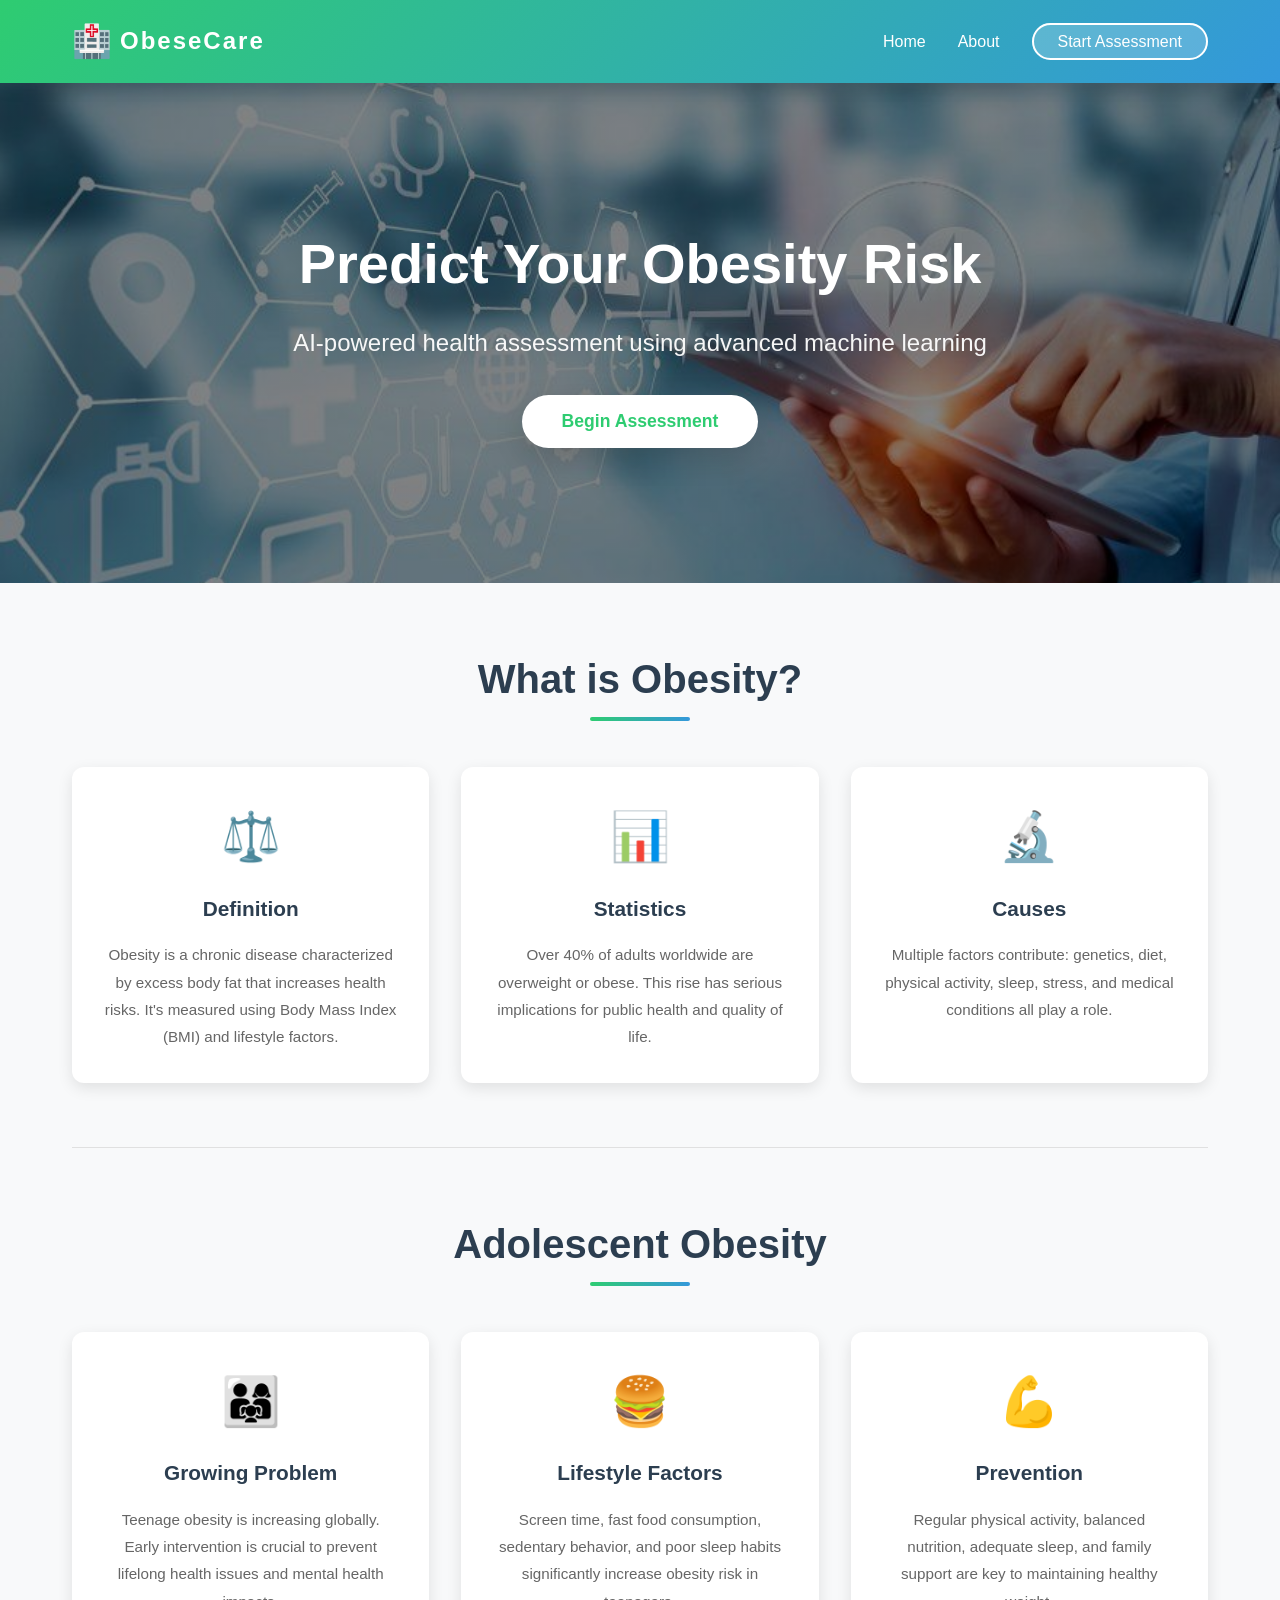
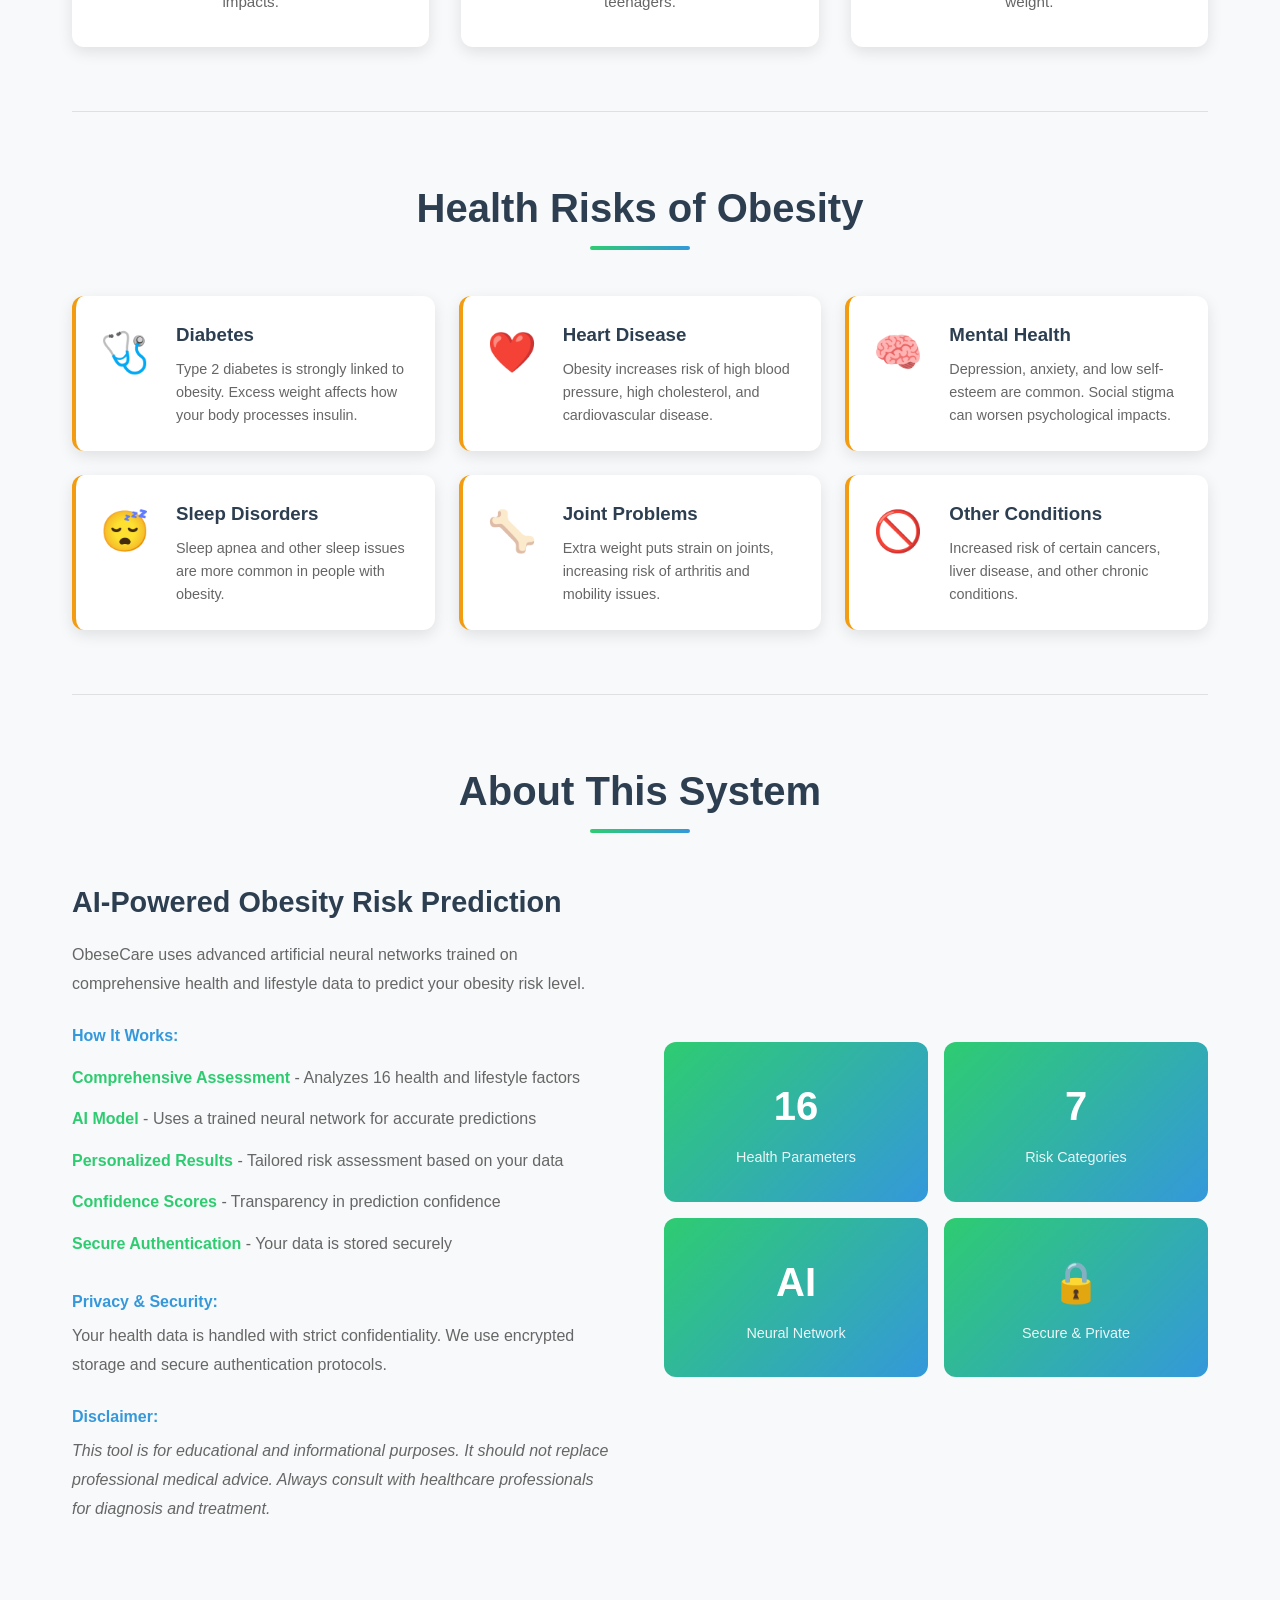
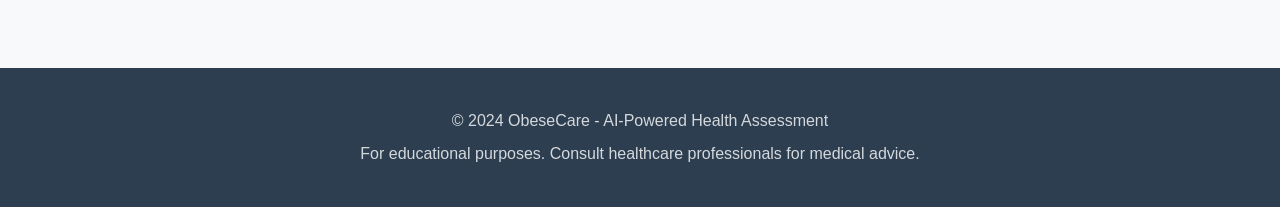
<file: frontend/index.html>
<!DOCTYPE html>
<html lang="en">
<head>
    <meta charset="UTF-8">
    <meta name="viewport" content="width=device-width, initial-scale=1.0">
    <title>ObeseCare - Obesity Risk Prediction</title>
    <link rel="stylesheet" href="css/style.css">
    <link rel="manifest" href="manifest.json">
    <meta name="theme-color" content="#2ecc71">
</head>
<body>
    <!-- Navigation -->
    <nav class="navbar">
        <div class="navbar-container">
            <div class="logo">
                <span class="logo-icon">🏥</span>
                <span class="logo-text">ObeseCare</span>
            </div>
            <ul class="nav-menu">
                <li><a href="#home" class="nav-link">Home</a></li>
                <li><a href="#about" class="nav-link">About</a></li>
                <li><a href="#" id="startBtn" class="nav-link nav-button">Start Assessment</a></li>
            </ul>
        </div>
    </nav>

    <!-- Hero Section -->
    <section class="hero" id="home">
        <div class="hero-content">
            <h1>Predict Your Obesity Risk</h1>
            <p>AI-powered health assessment using advanced machine learning</p>
            <button class="cta-button" id="heroStartBtn">Begin Assessment</button>
        </div>
    </section>

    <!-- Main Content -->
    <main class="container">
        <!-- What is Obesity -->
        <section class="content-section" id="obesity">
            <div class="section-header">
                <h2>What is Obesity?</h2>
            </div>
            <div class="content-grid">
                <div class="content-card">
                    <div class="card-icon">⚖️</div>
                    <h3>Definition</h3>
                    <p>Obesity is a chronic disease characterized by excess body fat that increases health risks. It's measured using Body Mass Index (BMI) and lifestyle factors.</p>
                </div>
                <div class="content-card">
                    <div class="card-icon">📊</div>
                    <h3>Statistics</h3>
                    <p>Over 40% of adults worldwide are overweight or obese. This rise has serious implications for public health and quality of life.</p>
                </div>
                <div class="content-card">
                    <div class="card-icon">🔬</div>
                    <h3>Causes</h3>
                    <p>Multiple factors contribute: genetics, diet, physical activity, sleep, stress, and medical conditions all play a role.</p>
                </div>
            </div>
        </section>

        <!-- Adolescent Obesity -->
        <section class="content-section" id="adolescent">
            <div class="section-header">
                <h2>Adolescent Obesity</h2>
            </div>
            <div class="content-grid">
                <div class="content-card">
                    <div class="card-icon">👨‍👩‍👧</div>
                    <h3>Growing Problem</h3>
                    <p>Teenage obesity is increasing globally. Early intervention is crucial to prevent lifelong health issues and mental health impacts.</p>
                </div>
                <div class="content-card">
                    <div class="card-icon">🍔</div>
                    <h3>Lifestyle Factors</h3>
                    <p>Screen time, fast food consumption, sedentary behavior, and poor sleep habits significantly increase obesity risk in teenagers.</p>
                </div>
                <div class="content-card">
                    <div class="card-icon">💪</div>
                    <h3>Prevention</h3>
                    <p>Regular physical activity, balanced nutrition, adequate sleep, and family support are key to maintaining healthy weight.</p>
                </div>
            </div>
        </section>

        <!-- Dangers of Obesity -->
        <section class="content-section" id="dangers">
            <div class="section-header">
                <h2>Health Risks of Obesity</h2>
            </div>
            <div class="risks-container">
                <div class="risk-card">
                    <div class="risk-icon">🩺</div>
                    <div class="risk-content">
                        <h3>Diabetes</h3>
                        <p>Type 2 diabetes is strongly linked to obesity. Excess weight affects how your body processes insulin.</p>
                    </div>
                </div>
                <div class="risk-card">
                    <div class="risk-icon">❤️</div>
                    <div class="risk-content">
                        <h3>Heart Disease</h3>
                        <p>Obesity increases risk of high blood pressure, high cholesterol, and cardiovascular disease.</p>
                    </div>
                </div>
                <div class="risk-card">
                    <div class="risk-icon">🧠</div>
                    <div class="risk-content">
                        <h3>Mental Health</h3>
                        <p>Depression, anxiety, and low self-esteem are common. Social stigma can worsen psychological impacts.</p>
                    </div>
                </div>
                <div class="risk-card">
                    <div class="risk-icon">😴</div>
                    <div class="risk-content">
                        <h3>Sleep Disorders</h3>
                        <p>Sleep apnea and other sleep issues are more common in people with obesity.</p>
                    </div>
                </div>
                <div class="risk-card">
                    <div class="risk-icon">🦴</div>
                    <div class="risk-content">
                        <h3>Joint Problems</h3>
                        <p>Extra weight puts strain on joints, increasing risk of arthritis and mobility issues.</p>
                    </div>
                </div>
                <div class="risk-card">
                    <div class="risk-icon">🚫</div>
                    <div class="risk-content">
                        <h3>Other Conditions</h3>
                        <p>Increased risk of certain cancers, liver disease, and other chronic conditions.</p>
                    </div>
                </div>
            </div>
        </section>

        <!-- About the System -->
        <section class="content-section" id="about">
            <div class="section-header">
                <h2>About This System</h2>
            </div>
            <div class="about-container">
                <div class="about-text">
                    <h3>AI-Powered Obesity Risk Prediction</h3>
                    <p>ObeseCare uses advanced artificial neural networks trained on comprehensive health and lifestyle data to predict your obesity risk level.</p>
                    
                    <h4>How It Works:</h4>
                    <ul class="features-list">
                        <li><strong>Comprehensive Assessment</strong> - Analyzes 16 health and lifestyle factors</li>
                        <li><strong>AI Model</strong> - Uses a trained neural network for accurate predictions</li>
                        <li><strong>Personalized Results</strong> - Tailored risk assessment based on your data</li>
                        <li><strong>Confidence Scores</strong> - Transparency in prediction confidence</li>
                        <li><strong>Secure Authentication</strong> - Your data is stored securely</li>
                    </ul>

                    <h4>Privacy & Security:</h4>
                    <p>Your health data is handled with strict confidentiality. We use encrypted storage and secure authentication protocols.</p>

                    <h4>Disclaimer:</h4>
                    <p><em>This tool is for educational and informational purposes. It should not replace professional medical advice. Always consult with healthcare professionals for diagnosis and treatment.</em></p>
                </div>
                <div class="about-features">
                    <div class="feature-box">
                        <div class="feature-number">16</div>
                        <p>Health Parameters</p>
                    </div>
                    <div class="feature-box">
                        <div class="feature-number">7</div>
                        <p>Risk Categories</p>
                    </div>
                    <div class="feature-box">
                        <div class="feature-number">AI</div>
                        <p>Neural Network</p>
                    </div>
                    <div class="feature-box">
                        <div class="feature-number">🔒</div>
                        <p>Secure & Private</p>
                    </div>
                </div>
            </div>
        </section>
    </main>

    <!-- Floating Install Button -->
    <div id="installPrompt" class="install-prompt hidden">
        <div class="install-content">
            <span class="install-icon">📲</span>
            <div class="install-text">
                <p><strong>Install App</strong></p>
                <small>Add to your home screen</small>
            </div>
        </div>
        <button id="installBtn" class="install-button">Install</button>
        <button id="dismissBtn" class="dismiss-button">×</button>
    </div>

    <!-- Footer -->
    <footer class="footer">
        <p>&copy; 2024 ObeseCare - AI-Powered Health Assessment</p>
        <p>For educational purposes. Consult healthcare professionals for medical advice.</p>
    </footer>

    <script src="js/main.js"></script>
</body>
</html>
</file>
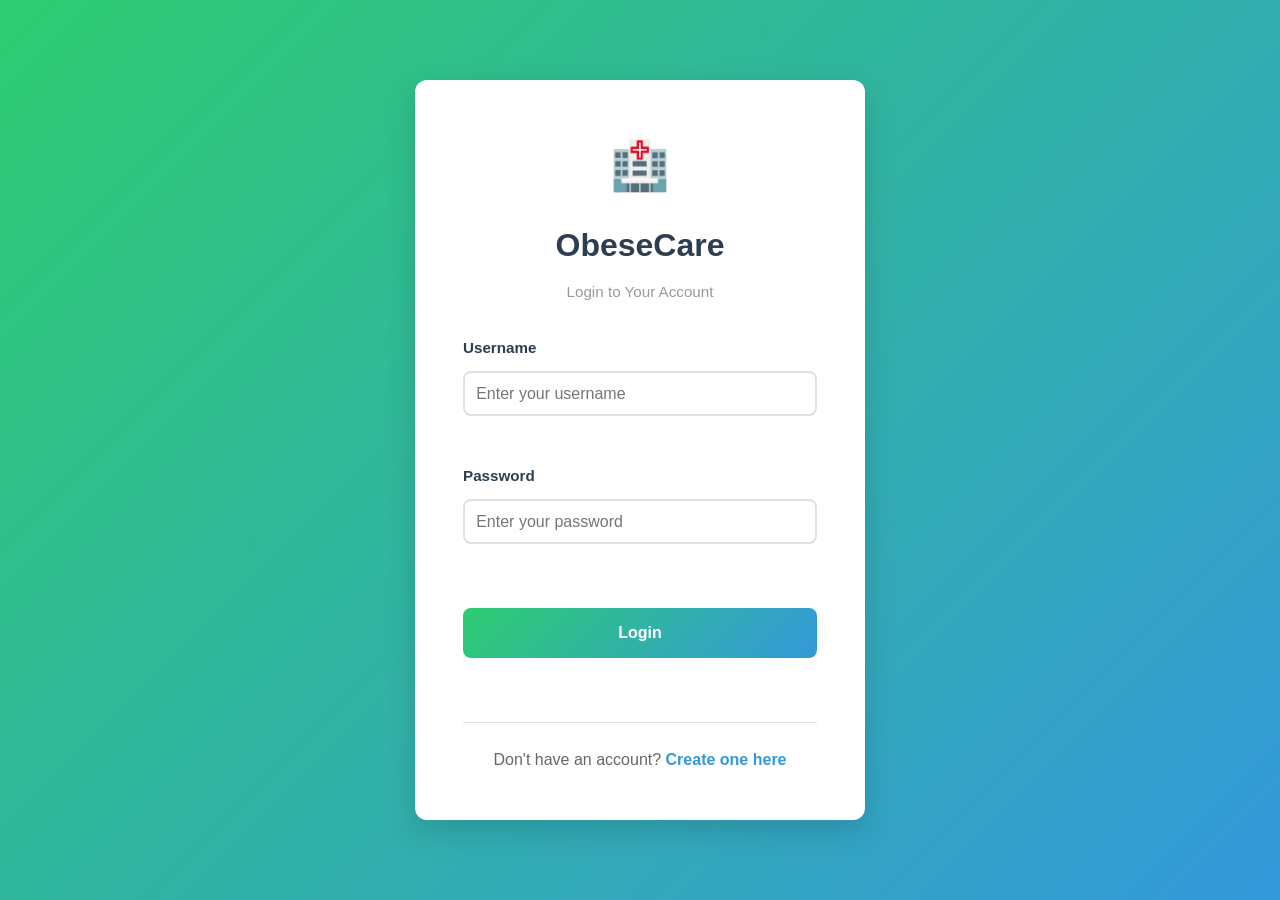
<file: frontend/login.html>
<!DOCTYPE html>
<html lang="en">
<head>
    <meta charset="UTF-8">
    <meta name="viewport" content="width=device-width, initial-scale=1.0">
    <title>Login - ObeseCare</title>
    <link rel="stylesheet" href="css/style.css">
</head>
<body class="auth-page">
    <div class="auth-container">
        <div class="auth-box">
            <div class="auth-header">
                <span class="auth-icon">🏥</span>
                <h1>ObeseCare</h1>
                <p>Login to Your Account</p>
            </div>

            <form id="loginForm" class="auth-form">
                <div class="form-group">
                    <label for="username">Username</label>
                    <input 
                        type="text" 
                        id="username" 
                        name="username" 
                        placeholder="Enter your username"
                        required
                    >
                </div>

                <div class="form-group">
                    <label for="password">Password</label>
                    <input 
                        type="password" 
                        id="password" 
                        name="password" 
                        placeholder="Enter your password"
                        required
                    >
                </div>

                <button type="submit" class="auth-button">Login</button>
            </form>

            <div class="auth-message" id="message"></div>

            <div class="auth-footer">
                <p>Don't have an account? 
                    <a href="/signup" id="signupLink">Create one here</a>
                </p>
            </div>
        </div>
    </div>

    <script src="js/main.js"></script>
    <script>
        const router = window.ObesiCareRouter;
        const loginForm = document.getElementById('loginForm');
        const messageDiv = document.getElementById('message');
        const signupLink = document.getElementById('signupLink');

        if (signupLink) {
            signupLink.href = router.page('signup');
        }

        loginForm.addEventListener('submit', async (e) => {
            e.preventDefault();
            
            const username = document.getElementById('username').value.trim();
            const password = document.getElementById('password').value.trim();

            messageDiv.textContent = 'Logging in...';
            messageDiv.className = 'auth-message loading';

            try {
                const response = await fetch(router.api('/api/login'), {
                    method: 'POST',
                    headers: {
                        'Content-Type': 'application/json'
                    },
                    body: JSON.stringify({ username, password })
                });

                const data = await response.json();

                if (data.success) {
                    localStorage.setItem('username', username);
                    messageDiv.textContent = '✓ Login successful! Redirecting...';
                    messageDiv.className = 'auth-message success';
                    setTimeout(() => {
                        window.location.href = router.page('form');
                    }, 1500);
                } else {
                    messageDiv.textContent = data.message;
                    messageDiv.className = 'auth-message error';
                    
                    // If user not found, redirect to sign up as required flow.
                    if (data.action === 'signup') {
                        messageDiv.textContent = 'User not found. Redirecting to sign up...';
                        setTimeout(() => {
                            window.location.href = router.page('signup');
                        }, 1200);
                    }
                }
            } catch (error) {
                messageDiv.textContent = 'Error: ' + error.message;
                messageDiv.className = 'auth-message error';
            }
        });
    </script>
</body>
</html>
</file>
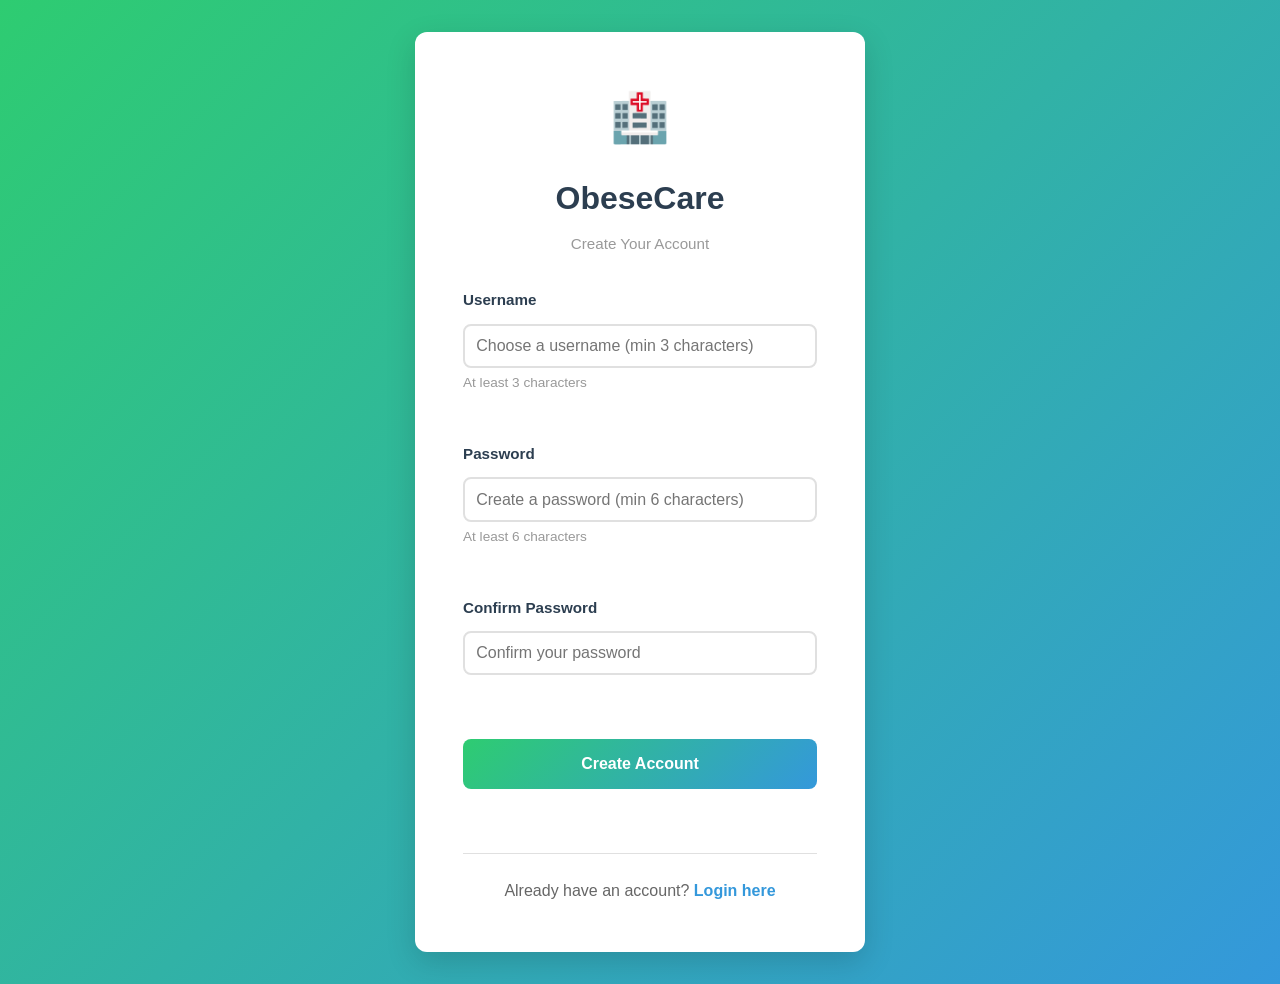
<file: frontend/signup.html>
<!DOCTYPE html>
<html lang="en">
<head>
    <meta charset="UTF-8">
    <meta name="viewport" content="width=device-width, initial-scale=1.0">
    <title>Sign Up - ObeseCare</title>
    <link rel="stylesheet" href="css/style.css">
</head>
<body class="auth-page">
    <div class="auth-container">
        <div class="auth-box">
            <div class="auth-header">
                <span class="auth-icon">🏥</span>
                <h1>ObeseCare</h1>
                <p>Create Your Account</p>
            </div>

            <form id="signupForm" class="auth-form">
                <div class="form-group">
                    <label for="username">Username</label>
                    <input 
                        type="text" 
                        id="username" 
                        name="username" 
                        placeholder="Choose a username (min 3 characters)"
                        minlength="3"
                        required
                    >
                    <small>At least 3 characters</small>
                </div>

                <div class="form-group">
                    <label for="password">Password</label>
                    <input 
                        type="password" 
                        id="password" 
                        name="password" 
                        placeholder="Create a password (min 6 characters)"
                        minlength="6"
                        required
                    >
                    <small>At least 6 characters</small>
                </div>

                <div class="form-group">
                    <label for="confirmPassword">Confirm Password</label>
                    <input 
                        type="password" 
                        id="confirmPassword" 
                        name="confirmPassword" 
                        placeholder="Confirm your password"
                        required
                    >
                </div>

                <button type="submit" class="auth-button">Create Account</button>
            </form>

            <div class="auth-message" id="message"></div>

            <div class="auth-footer">
                <p>Already have an account? 
                    <a href="/login" id="loginLink">Login here</a>
                </p>
            </div>
        </div>
    </div>

    <script src="js/main.js"></script>
    <script>
        const router = window.ObesiCareRouter;
        const signupForm = document.getElementById('signupForm');
        const messageDiv = document.getElementById('message');
        const loginLink = document.getElementById('loginLink');

        if (loginLink) {
            loginLink.href = router.page('login');
        }

        signupForm.addEventListener('submit', async (e) => {
            e.preventDefault();
            
            const username = document.getElementById('username').value.trim();
            const password = document.getElementById('password').value.trim();
            const confirmPassword = document.getElementById('confirmPassword').value.trim();

            // Validate inputs
            if (username.length < 3) {
                messageDiv.textContent = 'Username must be at least 3 characters';
                messageDiv.className = 'auth-message error';
                return;
            }

            if (password.length < 6) {
                messageDiv.textContent = 'Password must be at least 6 characters';
                messageDiv.className = 'auth-message error';
                return;
            }

            if (password !== confirmPassword) {
                messageDiv.textContent = 'Passwords do not match';
                messageDiv.className = 'auth-message error';
                return;
            }

            messageDiv.textContent = 'Creating account...';
            messageDiv.className = 'auth-message loading';

            try {
                const response = await fetch(router.api('/api/signup'), {
                    method: 'POST',
                    headers: {
                        'Content-Type': 'application/json'
                    },
                    body: JSON.stringify({ username, password })
                });

                const data = await response.json();

                if (data.success) {
                    localStorage.setItem('username', username);
                    messageDiv.textContent = '✓ Account created! Redirecting...';
                    messageDiv.className = 'auth-message success';
                    setTimeout(() => {
                        window.location.href = router.page('form');
                    }, 1500);
                } else {
                    messageDiv.textContent = data.message;
                    messageDiv.className = 'auth-message error';
                }
            } catch (error) {
                messageDiv.textContent = 'Error: ' + error.message;
                messageDiv.className = 'auth-message error';
            }
        });
    </script>
</body>
</html>
</file>
<file: frontend/css/style.css>
/* ==================== Global Styles ==================== */
* {
    margin: 0;
    padding: 0;
    box-sizing: border-box;
}

:root {
    --primary-color: #2ecc71;
    --secondary-color: #3498db;
    --danger-color: #e74c3c;
    --warning-color: #f39c12;
    --dark-color: #2c3e50;
    --light-color: #ecf0f1;
    --text-color: #34495e;
    --border-radius: 12px;
    --transition: all 0.3s ease;
    --box-shadow: 0 5px 15px rgba(0, 0, 0, 0.1);
    --box-shadow-lg: 0 10px 30px rgba(0, 0, 0, 0.15);
}

html {
    scroll-behavior: smooth;
}

body {
    font-family: 'Segoe UI', Tahoma, Geneva, Verdana, sans-serif;
    background-color: #f8f9fa;
    color: var(--text-color);
    line-height: 1.6;
}

/* ==================== Navigation ==================== */
.navbar {
    background: linear-gradient(135deg, var(--primary-color), var(--secondary-color));
    padding: 1rem 0;
    position: sticky;
    top: 0;
    z-index: 1000;
    box-shadow: var(--box-shadow);
}

.navbar-container {
    max-width: 1200px;
    margin: 0 auto;
    padding: 0 2rem;
    display: flex;
    justify-content: space-between;
    align-items: center;
}

.logo {
    display: flex;
    align-items: center;
    gap: 0.5rem;
    font-size: 1.5rem;
    font-weight: bold;
    color: white;
}

.logo-icon {
    font-size: 2rem;
}

.logo-text {
    letter-spacing: 2px;
}

.nav-menu {
    display: flex;
    list-style: none;
    gap: 2rem;
    align-items: center;
}

.nav-link {
    color: white;
    text-decoration: none;
    font-weight: 500;
    transition: var(--transition);
    background: none;
    border: none;
    cursor: pointer;
    font-size: 1rem;
}

.nav-link:hover {
    opacity: 0.8;
    text-decoration: underline;
}

.nav-button {
    background: rgba(255, 255, 255, 0.2);
    padding: 0.5rem 1.5rem;
    border-radius: 50px;
    border: 2px solid white;
}

.nav-button:hover {
    background: white;
    color: var(--primary-color);
}

/* ==================== Hero Section ==================== */
.hero {
    background: linear-gradient(rgba(0, 0, 0, 0.48), rgba(0, 0, 0, 0.48)),
                url('../images/background.jpg');
    background-size: cover;
    background-position: center;
    background-repeat: no-repeat;
    color: white;
    padding: 6rem 2rem;
    text-align: center;
    min-height: 500px;
    display: flex;
    flex-direction: column;
    justify-content: center;
    align-items: center;
}

.hero-content h1 {
    font-size: 3.5rem;
    margin-bottom: 1rem;
    animation: slideUp 0.8s ease-out;
}

.hero-content p {
    font-size: 1.5rem;
    margin-bottom: 2rem;
    opacity: 0.95;
    animation: slideUp 1s ease-out;
}

.cta-button {
    background: white;
    color: var(--primary-color);
    padding: 1rem 2.5rem;
    border: none;
    border-radius: 50px;
    font-size: 1.1rem;
    font-weight: bold;
    cursor: pointer;
    transition: var(--transition);
    box-shadow: var(--box-shadow-lg);
    animation: slideUp 1.2s ease-out;
}

.cta-button:hover {
    transform: translateY(-3px);
    box-shadow: 0 15px 40px rgba(0, 0, 0, 0.2);
}

@keyframes slideUp {
    from {
        opacity: 0;
        transform: translateY(30px);
    }
    to {
        opacity: 1;
        transform: translateY(0);
    }
}

/* ==================== Container & Sections ==================== */
.container {
    max-width: 1200px;
    margin: 0 auto;
    padding: 0 2rem;
}

.content-section {
    padding: 4rem 0;
    border-bottom: 1px solid #e0e0e0;
}

.content-section:last-child {
    border-bottom: none;
}

.section-header {
    text-align: center;
    margin-bottom: 3rem;
}

.section-header h2 {
    font-size: 2.5rem;
    color: var(--dark-color);
    margin-bottom: 0.5rem;
    position: relative;
    display: inline-block;
}

.section-header h2::after {
    content: '';
    position: absolute;
    bottom: -10px;
    left: 50%;
    transform: translateX(-50%);
    width: 100px;
    height: 4px;
    background: linear-gradient(90deg, var(--primary-color), var(--secondary-color));
    border-radius: 2px;
}

/* ==================== Content Grid ==================== */
.content-grid {
    display: grid;
    grid-template-columns: repeat(auto-fit, minmax(300px, 1fr));
    gap: 2rem;
}

.content-card {
    background: white;
    padding: 2rem;
    border-radius: var(--border-radius);
    box-shadow: var(--box-shadow);
    transition: var(--transition);
    text-align: center;
}

.content-card:hover {
    transform: translateY(-5px);
    box-shadow: var(--box-shadow-lg);
}

.card-icon {
    font-size: 3rem;
    margin-bottom: 1rem;
}

.content-card h3 {
    color: var(--dark-color);
    margin-bottom: 1rem;
    font-size: 1.3rem;
}

.content-card p {
    color: #666;
    font-size: 0.95rem;
    line-height: 1.8;
}

/* ==================== Risks Container ==================== */
.risks-container {
    display: grid;
    grid-template-columns: repeat(auto-fit, minmax(280px, 1fr));
    gap: 1.5rem;
}

.risk-card {
    background: white;
    padding: 1.5rem;
    border-radius: var(--border-radius);
    box-shadow: var(--box-shadow);
    display: flex;
    gap: 1rem;
    transition: var(--transition);
    border-left: 4px solid var(--warning-color);
}

.risk-card:hover {
    box-shadow: var(--box-shadow-lg);
    transform: translateX(5px);
}

.risk-icon {
    font-size: 2.5rem;
    min-width: 60px;
}

.risk-content h3 {
    color: var(--dark-color);
    margin-bottom: 0.5rem;
}

.risk-content p {
    color: #666;
    font-size: 0.9rem;
}

/* ==================== About Section ==================== */
.about-container {
    display: grid;
    grid-template-columns: 1fr 1fr;
    gap: 3rem;
    align-items: center;
}

.about-text h3 {
    color: var(--dark-color);
    font-size: 1.8rem;
    margin-bottom: 1rem;
}

.about-text h4 {
    color: var(--secondary-color);
    margin-top: 1.5rem;
    margin-bottom: 0.5rem;
}

.about-text p {
    color: #666;
    margin-bottom: 1rem;
    line-height: 1.8;
}

.features-list {
    list-style: none;
    margin-bottom: 1.5rem;
}

.features-list li {
    padding: 0.5rem 0;
    color: #666;
}

.features-list strong {
    color: var(--primary-color);
}

.about-features {
    display: grid;
    grid-template-columns: 1fr 1fr;
    gap: 1rem;
}

.feature-box {
    background: linear-gradient(135deg, var(--primary-color), var(--secondary-color));
    color: white;
    padding: 2rem;
    border-radius: var(--border-radius);
    text-align: center;
}

.feature-number {
    font-size: 2.5rem;
    font-weight: bold;
    margin-bottom: 0.5rem;
}

.feature-box p {
    font-size: 0.9rem;
    opacity: 0.9;
}

/* ==================== Install Prompt ==================== */
.install-prompt {
    position: fixed;
    bottom: 2rem;
    right: 2rem;
    background: white;
    border-radius: var(--border-radius);
    box-shadow: var(--box-shadow-lg);
    padding: 1.5rem;
    display: flex;
    align-items: center;
    gap: 1rem;
    z-index: 100;
    animation: slideIn 0.5s ease-out;
}

.install-prompt.hidden {
    display: none;
}

.install-content {
    display: flex;
    align-items: center;
    gap: 1rem;
}

.install-icon {
    font-size: 2rem;
}

.install-text p {
    margin: 0;
    font-weight: bold;
    color: var(--dark-color);
}

.install-text small {
    color: #999;
    display: block;
    margin-top: 0.25rem;
}

.install-button {
    background: var(--primary-color);
    color: white;
    border: none;
    padding: 0.7rem 1.5rem;
    border-radius: 50px;
    cursor: pointer;
    font-weight: bold;
    transition: var(--transition);
}

.install-button:hover {
    background: #27ae60;
}

.dismiss-button {
    background: none;
    border: none;
    font-size: 1.5rem;
    cursor: pointer;
    color: #999;
}

@keyframes slideIn {
    from {
        opacity: 0;
        transform: translateX(100px);
    }
    to {
        opacity: 1;
        transform: translateX(0);
    }
}

/* ==================== Footer ==================== */
.footer {
    background: var(--dark-color);
    color: white;
    text-align: center;
    padding: 2rem;
    margin-top: 4rem;
}

.footer p {
    margin: 0.5rem 0;
    opacity: 0.8;
}

/* ==================== Auth Pages ==================== */
.auth-page {
    background: linear-gradient(135deg, var(--primary-color), var(--secondary-color));
    min-height: 100vh;
    display: flex;
    justify-content: center;
    align-items: center;
    padding: 2rem;
}

.auth-container {
    width: 100%;
    max-width: 450px;
}

.auth-box {
    background: white;
    border-radius: var(--border-radius);
    padding: 3rem;
    box-shadow: var(--box-shadow-lg);
    animation: slideUp 0.6s ease-out;
}

.auth-header {
    text-align: center;
    margin-bottom: 2rem;
}

.auth-icon {
    display: block;
    font-size: 3rem;
    margin-bottom: 1rem;
}

.auth-header h1 {
    color: var(--dark-color);
    font-size: 2rem;
    margin-bottom: 0.5rem;
}

.auth-header p {
    color: #999;
    font-size: 0.95rem;
}

.auth-form {
    display: flex;
    flex-direction: column;
    gap: 1.5rem;
}

.form-group {
    display: flex;
    flex-direction: column;
}

.form-group label {
    color: var(--dark-color);
    font-weight: 600;
    margin-bottom: 0.5rem;
    font-size: 0.95rem;
}

.form-group input,
.form-group select,
.form-group textarea {
    padding: 0.8rem;
    border: 2px solid #e0e0e0;
    border-radius: 8px;
    font-size: 1rem;
    transition: var(--transition);
    font-family: inherit;
}

.form-group input:focus,
.form-group select:focus,
.form-group textarea:focus {
    outline: none;
    border-color: var(--primary-color);
    box-shadow: 0 0 0 3px rgba(46, 204, 113, 0.1);
}

.form-group small {
    color: #999;
    font-size: 0.85rem;
    margin-top: 0.25rem;
}

.auth-button {
    background: linear-gradient(135deg, var(--primary-color), var(--secondary-color));
    color: white;
    padding: 1rem;
    border: none;
    border-radius: 8px;
    font-size: 1rem;
    font-weight: bold;
    cursor: pointer;
    transition: var(--transition);
    margin-top: 1rem;
}

.auth-button:hover {
    transform: translateY(-2px);
    box-shadow: var(--box-shadow-lg);
}

.auth-button:active {
    transform: translateY(0);
}

.auth-message {
    padding: 1rem;
    border-radius: 8px;
    text-align: center;
    font-weight: 500;
    animation: slideUp 0.3s ease-out;
}

.auth-message.error {
    background: #ffebee;
    color: var(--danger-color);
    border: 1px solid #ffcdd2;
}

.auth-message.success {
    background: #e8f5e9;
    color: var(--primary-color);
    border: 1px solid #c8e6c9;
}

.auth-message.loading {
    background: #e3f2fd;
    color: var(--secondary-color);
    border: 1px solid #bbdefb;
}

.auth-footer {
    text-align: center;
    margin-top: 2rem;
    padding-top: 1.5rem;
    border-top: 1px solid #e0e0e0;
    color: #666;
}

.auth-footer a {
    color: var(--secondary-color);
    text-decoration: none;
    font-weight: bold;
}

.auth-footer a:hover {
    text-decoration: underline;
}

/* ==================== Form Page ==================== */
.form-page {
    background-color: #f8f9fa;
    padding: 2rem 0;
}

.form-container {
    max-width: 900px;
    margin: 2rem auto;
    background: white;
    border-radius: var(--border-radius);
    box-shadow: var(--box-shadow);
    overflow: hidden;
}

.form-header {
    background: linear-gradient(135deg, var(--primary-color), var(--secondary-color));
    color: white;
    padding: 2rem;
    text-align: center;
}

.form-header h1 {
    font-size: 2rem;
    margin-bottom: 0.5rem;
}

.form-header p {
    opacity: 0.9;
}

.assessment-form {
    padding: 2rem;
}

.form-section {
    border: none;
    margin-bottom: 2rem;
    padding-bottom: 2rem;
    border-bottom: 2px solid #e0e0e0;
}

.form-section:last-of-type {
    border-bottom: none;
}

.form-section legend {
    font-size: 1.3rem;
    color: var(--dark-color);
    font-weight: bold;
    padding-bottom: 1rem;
    margin-bottom: 1rem;
    border-bottom: 3px solid var(--secondary-color);
}

.form-row {
    display: grid;
    grid-template-columns: 1fr 1fr;
    gap: 2rem;
    margin-bottom: 1.5rem;
}

@media (max-width: 600px) {
    .form-row {
        grid-template-columns: 1fr;
    }
}

.form-group {
    margin-bottom: 1.5rem;
}

.form-group:last-child {
    margin-bottom: 0;
}

.form-group label {
    display: block;
    color: var(--dark-color);
    font-weight: 600;
    margin-bottom: 0.7rem;
    font-size: 0.95rem;
}

.form-group input,
.form-group select {
    width: 100%;
    padding: 0.7rem;
    border: 2px solid #e0e0e0;
    border-radius: 8px;
    font-size: 1rem;
    transition: var(--transition);
    font-family: inherit;
}

.form-group input:focus,
.form-group select:focus {
    outline: none;
    border-color: var(--primary-color);
    box-shadow: 0 0 0 3px rgba(46, 204, 113, 0.1);
}

.range-labels {
    display: flex;
    justify-content: space-between;
    font-size: 0.85rem;
    color: #999;
    margin-top: 0.5rem;
}

.range-value {
    font-weight: bold;
    color: var(--primary-color);
}

.form-actions {
    display: flex;
    gap: 1rem;
    margin-top: 2rem;
    justify-content: center;
}

.reset-button,
.predict-button {
    padding: 1rem 2.5rem;
    border: none;
    border-radius: 8px;
    font-size: 1rem;
    font-weight: bold;
    cursor: pointer;
    transition: var(--transition);
}

.reset-button {
    background: #e0e0e0;
    color: var(--dark-color);
}

.reset-button:hover {
    background: #d0d0d0;
}

.predict-button {
    background: linear-gradient(135deg, var(--primary-color), var(--secondary-color));
    color: white;
}

.predict-button:hover {
    transform: translateY(-2px);
    box-shadow: var(--box-shadow-lg);
}

.form-message {
    padding: 1.5rem;
    border-radius: 8px;
    margin-top: 1.5rem;
    text-align: center;
    font-weight: 500;
    animation: slideUp 0.3s ease-out;
}

.form-message.error {
    background: #ffebee;
    color: var(--danger-color);
    border: 1px solid #ffcdd2;
}

.form-message.success {
    background: #e8f5e9;
    color: var(--primary-color);
    border: 1px solid #c8e6c9;
}

.form-message.loading {
    background: #e3f2fd;
    color: var(--secondary-color);
    border: 1px solid #bbdefb;
}

/* ==================== Result Page ==================== */
.result-page {
    background-color: #f8f9fa;
    padding: 2rem 0;
}

.result-container {
    max-width: 1000px;
    margin: 0 auto;
    padding: 0 2rem;
}

.result-header {
    text-align: center;
    margin: 3rem 0;
}

.result-header h1 {
    font-size: 2.5rem;
    color: var(--dark-color);
    margin-bottom: 0.5rem;
}

.result-header p {
    color: #666;
    font-size: 1.1rem;
}

.result-content {
    margin: 2rem 0;
}

.result-card {
    background: white;
    border-radius: var(--border-radius);
    box-shadow: var(--box-shadow);
    padding: 2rem;
    margin-bottom: 2rem;
}

.main-result {
    background: linear-gradient(135deg, rgba(46, 204, 113, 0.1), rgba(52, 152, 219, 0.1));
    border: 2px solid var(--primary-color);
    display: flex;
    gap: 2rem;
    align-items: center;
}

.result-icon {
    font-size: 4rem;
    min-width: 100px;
    text-align: center;
}

.result-main h2 {
    font-size: 2rem;
    margin-bottom: 0.5rem;
}

.prediction-text {
    color: #666;
    margin-bottom: 1.5rem;
}

.confidence-container {
    margin-top: 1.5rem;
}

.confidence-container label {
    display: block;
    color: var(--dark-color);
    font-weight: bold;
    margin-bottom: 0.5rem;
}

.confidence-bar {
    width: 100%;
    height: 10px;
    background: #e0e0e0;
    border-radius: 10px;
    overflow: hidden;
    margin-bottom: 0.5rem;
}

.confidence-fill {
    height: 100%;
    background: linear-gradient(90deg, var(--primary-color), var(--secondary-color));
    border-radius: 10px;
    transition: width 2s ease-out;
}

.confidence-text {
    font-weight: bold;
    color: var(--primary-color);
}

.result-grid {
    display: grid;
    grid-template-columns: repeat(auto-fit, minmax(300px, 1fr));
    gap: 2rem;
    margin-bottom: 2rem;
}

.result-box {
    background: white;
    padding: 1.5rem;
    border-radius: var(--border-radius);
    box-shadow: var(--box-shadow);
}

.result-box h3 {
    color: var(--dark-color);
    margin-bottom: 1rem;
    font-size: 1.2rem;
    border-bottom: 2px solid var(--secondary-color);
    padding-bottom: 0.5rem;
}

.result-summary {
    color: #666;
    line-height: 1.8;
}

.recommendations-list {
    list-style: none;
}

.recommendations-list li {
    padding: 0.7rem 0;
    color: #666;
    border-bottom: 1px solid #e0e0e0;
}

.recommendations-list li:last-child {
    border-bottom: none;
}

.recommendation-list li::before {
    content: '✓ ';
    color: var(--primary-color);
    font-weight: bold;
    margin-right: 0.5rem;
}

.prediction-chart {
    display: flex;
    flex-direction: column;
    gap: 1rem;
}

.chart-item {
    display: flex;
    align-items: center;
    gap: 1rem;
}

.chart-item label {
    min-width: 120px;
    color: #666;
    font-size: 0.9rem;
}

.chart-bar {
    flex: 1;
    height: 25px;
    background: #f0f0f0;
    border-radius: 12px;
    overflow: hidden;
}

.chart-fill {
    height: 100%;
    border-radius: 12px;
    transition: width 1.5s ease-out;
}

.chart-item span {
    min-width: 45px;
    text-align: right;
    color: var(--dark-color);
    font-weight: bold;
    font-size: 0.9rem;
}

.steps-list {
    color: #666;
    margin-left: 1.5rem;
}

.steps-list li {
    margin-bottom: 0.7rem;
    line-height: 1.6;
}

.result-actions {
    display: flex;
    gap: 1rem;
    justify-content: center;
    margin: 2rem 0;
    flex-wrap: wrap;
}

.action-button {
    padding: 1rem 2rem;
    border: none;
    border-radius: 8px;
    font-size: 1rem;
    font-weight: bold;
    cursor: pointer;
    transition: var(--transition);
}

.action-button.primary {
    background: linear-gradient(135deg, var(--primary-color), var(--secondary-color));
    color: white;
}

.action-button.primary:hover {
    transform: translateY(-2px);
    box-shadow: var(--box-shadow-lg);
}

.action-button.secondary {
    background: #e0e0e0;
    color: var(--dark-color);
}

.action-button.secondary:hover {
    background: #d0d0d0;
}

.disclaimer {
    background: #fff3cd;
    border: 1px solid #ffc107;
    border-radius: var(--border-radius);
    padding: 1.5rem;
    margin: 2rem 0;
    color: #856404;
}

.disclaimer p {
    margin: 0;
    line-height: 1.8;
}

.error-box {
    background: white;
    border-radius: var(--border-radius);
    padding: 3rem;
    text-align: center;
    box-shadow: var(--box-shadow);
}

.error-box h2 {
    color: var(--danger-color);
    margin-bottom: 1rem;
}

.error-box p {
    color: #666;
    margin-bottom: 2rem;
}

/* ==================== Responsive Design ==================== */
@media (max-width: 768px) {
    .navbar-container {
        padding: 0 1rem;
    }

    .nav-menu {
        gap: 1rem;
    }

    .hero-content h1 {
        font-size: 2.5rem;
    }

    .hero-content p {
        font-size: 1.1rem;
    }

    .section-header h2 {
        font-size: 2rem;
    }

    .about-container {
        grid-template-columns: 1fr;
    }

    .about-features {
        grid-template-columns: 1fr;
    }

    .auth-box {
        padding: 2rem;
    }

    .main-result {
        flex-direction: column;
        text-align: center;
    }

    .result-grid {
        grid-template-columns: 1fr;
    }

    .result-actions {
        flex-direction: column;
    }

    .action-button {
        width: 100%;
    }

    .install-prompt {
        bottom: 1rem;
        right: 1rem;
        left: 1rem;
    }
}

@media (max-width: 480px) {
    body {
        font-size: 0.95rem;
    }

    .navbar-container {
        flex-direction: column;
        gap: 1rem;
    }

    .nav-menu {
        flex-direction: column;
        gap: 0.5rem;
        width: 100%;
    }

    .nav-link {
        width: 100%;
        text-align: center;
    }

    .hero-content h1 {
        font-size: 2rem;
    }

    .section-header h2 {
        font-size: 1.5rem;
    }

    .content-grid {
        grid-template-columns: 1fr;
    }

    .form-row {
        grid-template-columns: 1fr;
        gap: 1rem;
        margin-bottom: 1rem;
    }

    .form-actions {
        flex-direction: column;
        gap: 1rem;
    }

    .reset-button,
    .predict-button {
        width: 100%;
    }

    .result-header h1 {
        font-size: 1.8rem;
    }
}

/* ==================== Animations ==================== */
@keyframes fadeIn {
    from {
        opacity: 0;
    }
    to {
        opacity: 1;
    }
}

@keyframes slideDown {
    from {
        opacity: 0;
        transform: translateY(-20px);
    }
    to {
        opacity: 1;
        transform: translateY(0);
    }
}

@keyframes pulse {
    0%, 100% {
        opacity: 1;
    }
    50% {
        opacity: 0.5;
    }
}

.loading {
    animation: pulse 1.5s ease-in-out infinite;
}
</file>
